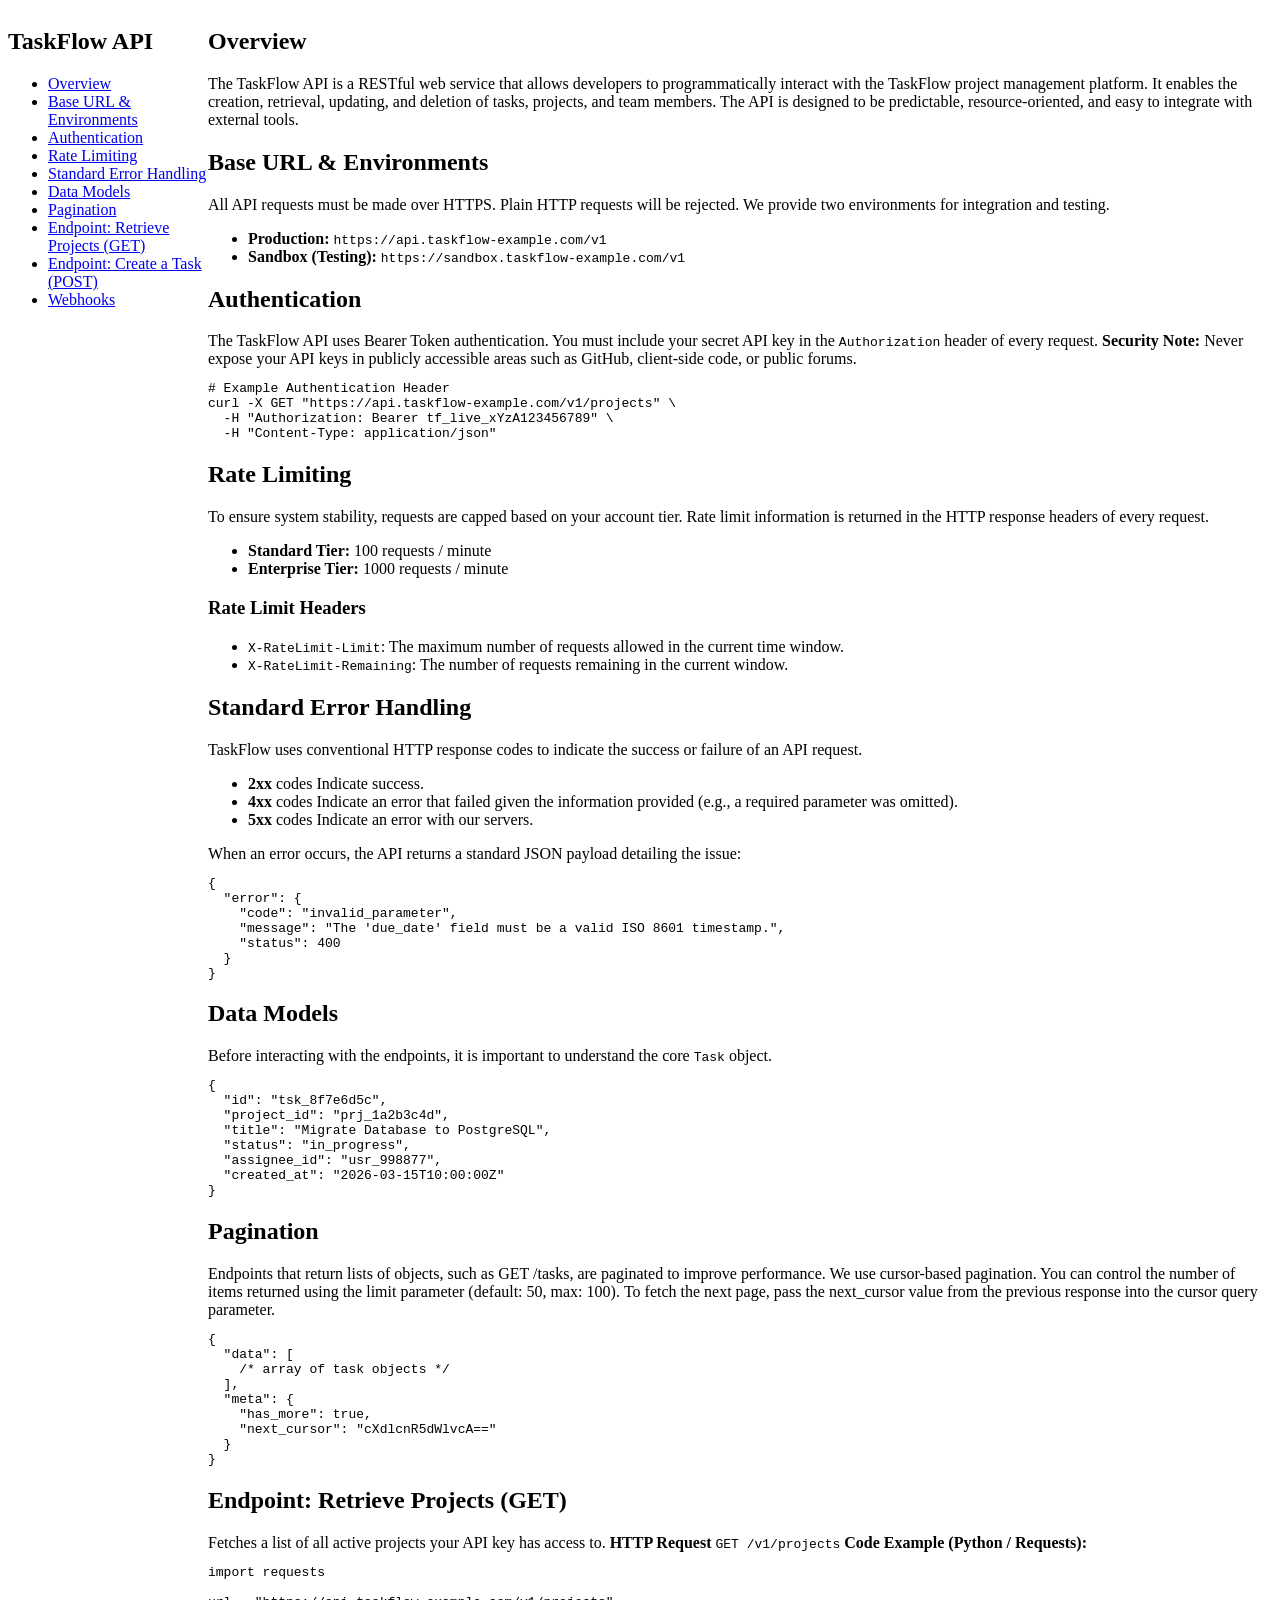
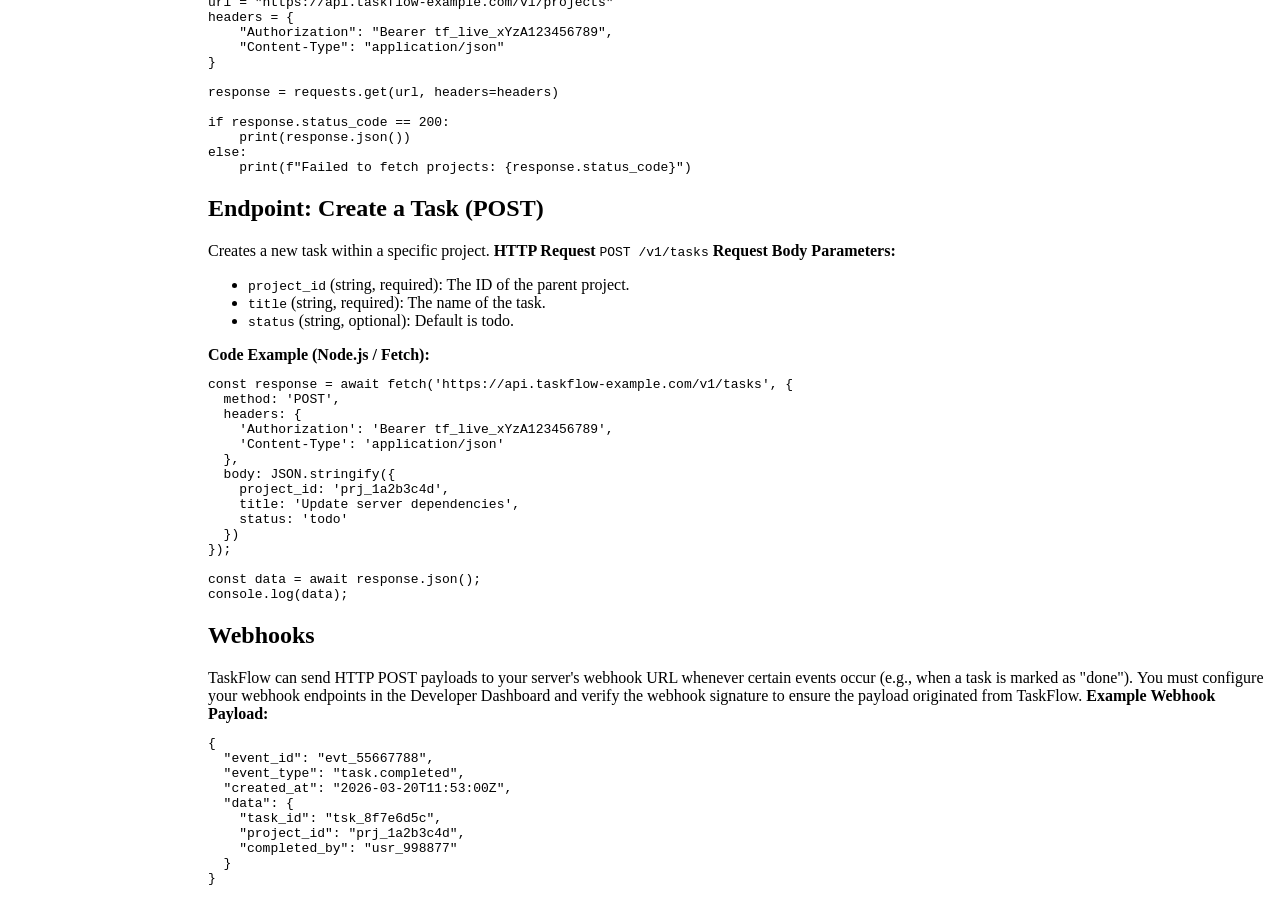
<file: freecodecamp/doc/index.html>
<!DOCTYPE html>
<html lang="en">
    <head>
        <meta charset="utf-8">
        <meta name="viewport" content="width=device-width, initial-scale=1.0">
        <title>TaskFlow API Documentation</title>
        <link rel="stylesheet" href="style.css">
    </head>

    <body>
        <nav id="navbar">
            <header>
                <h1>TaskFlow API</h1>
            </header>
            <ul id="nav-list">
                <li><a href="#Overview" class="nav-link">Overview</a></li>
                <li><a href="#Base_URL_&_Environments" class="nav-link">Base URL & Environments</a></li>
                <li><a href="#Authentication" class="nav-link">Authentication</a></li>
                <li><a href="#Rate_Limiting" class="nav-link">Rate Limiting</a></li>
                <li><a href="#Standard_Error_Handling" class="nav-link">Standard Error Handling</a></li>
                <li><a href="#Data_Models" class="nav-link">Data Models</a></li>
                <li><a href="#Pagination" class="nav-link">Pagination</a></li>
                <li><a href="#Endpoint:_Retrieve_Projects_(GET)" class="nav-link">Endpoint: Retrieve Projects (GET)</a></li>
                <li><a href="#Endpoint:_Create_a_Task_(POST)" class="nav-link">Endpoint: Create a Task (POST)</a></li>
                <li><a href="#Webhooks" class="nav-link">Webhooks</a></li>

            </ul>
        </nav>

        <main id="main-doc">
            <section class="main-section" id="Overview">
                <header>
                    <h2>Overview</h2>
                </header>

                <p>The TaskFlow API is a RESTful web service that allows developers to programmatically interact with the TaskFlow project management platform. It enables the creation, retrieval, updating, and deletion of tasks, projects, and team members. The API is designed to be predictable, resource-oriented, and easy to integrate with external tools.</p>
            </section>

            <section class="main-section" id="Base_URL_&_Environments">
                <header>
                    <h2>Base URL & Environments</h2>
                </header>

                <p>All API requests must be made over HTTPS. Plain HTTP requests will be rejected. We provide two environments for integration and testing.</p>
                <ul>
                    <li><strong>Production:</strong> <code>https://api.taskflow-example.com/v1</code></li>
                    <li><strong>Sandbox (Testing):</strong> <code>https://sandbox.taskflow-example.com/v1</code></li>
                </ul>
            </section>

            <section class="main-section" id="Authentication">
                <header>
                    <h2>Authentication</h2>
                </header>

                <p>The TaskFlow API uses Bearer Token authentication. You must include your secret API key in the <code>Authorization</code> header of every request.</p>

                <p><strong>Security Note:</strong> Never expose your API keys in publicly accessible areas such as GitHub, client-side code, or public forums.</p>
                <pre><code># Example Authentication Header
curl -X GET "https://api.taskflow-example.com/v1/projects" \
  -H "Authorization: Bearer tf_live_xYzA123456789" \
  -H "Content-Type: application/json"</code></pre>
            </section>

            <section class="main-section" id="Rate_Limiting">
                <header>
                    <h2>Rate Limiting</h2>
                </header>

                <p>To ensure system stability, requests are capped based on your account tier. Rate limit information is returned in the HTTP response headers of every request.</p>
                <ul>
                    <li><strong>Standard Tier:</strong> 100 requests / minute</li>
                    <li><strong>Enterprise Tier:</strong> 1000 requests / minute</li>
                </ul>
                <h3>Rate Limit Headers</h3>
                <ul>
                    <li><code>X-RateLimit-Limit</code>: The maximum number of requests allowed in the current time window.</li>
                    <li><code>X-RateLimit-Remaining</code>: The number of requests remaining in the current window.</li>
                </ul>
            </section>

            <section class="main-section" id="Standard_Error_Handling">
                <header>
                    <h2>Standard Error Handling</h2>
                </header>

                <p>TaskFlow uses conventional HTTP response codes to indicate the success or failure of an API request.</p>
                <ul>
                    <li><strong>2xx</strong> codes Indicate success.</li>
                    <li><strong>4xx</strong> codes Indicate an error that failed given the information provided (e.g., a required parameter was omitted).</li>
                    <li><strong>5xx</strong> codes Indicate an error with our servers.</li>
                </ul>
                <p>When an error occurs, the API returns a standard JSON payload detailing the issue:</p>
                <pre><code>{
  "error": {
    "code": "invalid_parameter",
    "message": "The 'due_date' field must be a valid ISO 8601 timestamp.",
    "status": 400
  }
}</pre></code>
            </section>

            <section class="main-section" id="Data_Models">
                <header>
                    <h2>Data Models</h2>
                </header>

                <p>Before interacting with the endpoints, it is important to understand the core <code>Task</code> object.</p>
                <pre><code>{
  "id": "tsk_8f7e6d5c",
  "project_id": "prj_1a2b3c4d",
  "title": "Migrate Database to PostgreSQL",
  "status": "in_progress",
  "assignee_id": "usr_998877",
  "created_at": "2026-03-15T10:00:00Z"
}</code></pre>
            </section>

            <section class="main-section" id="Pagination">
                <header>
                    <h2>Pagination</h2>
                </header>

                <p>Endpoints that return lists of objects, such as GET /tasks, are paginated to improve performance. We use cursor-based pagination. You can control the number of items returned using the limit parameter (default: 50, max: 100).

                <p>To fetch the next page, pass the next_cursor value from the previous response into the cursor query parameter.</p>
                <pre><code>{
  "data": [
    /* array of task objects */
  ],
  "meta": {
    "has_more": true,
    "next_cursor": "cXdlcnR5dWlvcA=="
  }
}</code></pre>
            </section>

            <section class="main-section" id="Endpoint:_Retrieve_Projects_(GET)">
                <header>
                    <h2>Endpoint: Retrieve Projects (GET)</h2>
                </header>

                <p>Fetches a list of all active projects your API key has access to.</p>
                <p><strong>HTTP Request</strong></p>
                <code>GET /v1/projects</code>

                <p><strong>Code Example (Python / Requests):</strong></p>
                <pre><code>import requests

url = "https://api.taskflow-example.com/v1/projects"
headers = {
    "Authorization": "Bearer tf_live_xYzA123456789",
    "Content-Type": "application/json"
}

response = requests.get(url, headers=headers)

if response.status_code == 200:
    print(response.json())
else:
    print(f"Failed to fetch projects: {response.status_code}")</code></pre>
            </section>

            <section class="main-section" id="Endpoint:_Create_a_Task_(POST)">
                <header>
                    <h2>Endpoint: Create a Task (POST)</h2>
                </header>

                <p>Creates a new task within a specific project.</p>
                <p><strong>HTTP Request</strong></p>
                <code>POST /v1/tasks</code>

                <p><strong>Request Body Parameters:</strong></p>
                <ul>
                    <li><code>project_id</code> (string, required): The ID of the parent project.</li>
                    <li><code>title</code> (string, required): The name of the task.</li>
                    <li><code>status</code> (string, optional): Default is todo.</li>
                </ul>
                <p><strong>Code Example (Node.js / Fetch):</strong></p>
                <pre><code>const response = await fetch('https://api.taskflow-example.com/v1/tasks', {
  method: 'POST',
  headers: {
    'Authorization': 'Bearer tf_live_xYzA123456789',
    'Content-Type': 'application/json'
  },
  body: JSON.stringify({
    project_id: 'prj_1a2b3c4d',
    title: 'Update server dependencies',
    status: 'todo'
  })
});

const data = await response.json();
console.log(data);</code></pre>
            </section>

            <section class="main-section" id="Webhooks">
                <header>
                    <h2>Webhooks</h2>
                </header>

                <p>TaskFlow can send HTTP POST payloads to your server's webhook URL whenever certain events occur (e.g., when a task is marked as "done").</p>

                <p>You must configure your webhook endpoints in the Developer Dashboard and verify the webhook signature to ensure the payload originated from TaskFlow.</p>
                <p><strong>Example Webhook Payload:</strong></p>
                <pre><code>{
  "event_id": "evt_55667788",
  "event_type": "task.completed",
  "created_at": "2026-03-20T11:53:00Z",
  "data": {
    "task_id": "tsk_8f7e6d5c",
    "project_id": "prj_1a2b3c4d",
    "completed_by": "usr_998877"
  }
}</code></pre>
            </section>
        </main>
    </body>
</html>
</file>
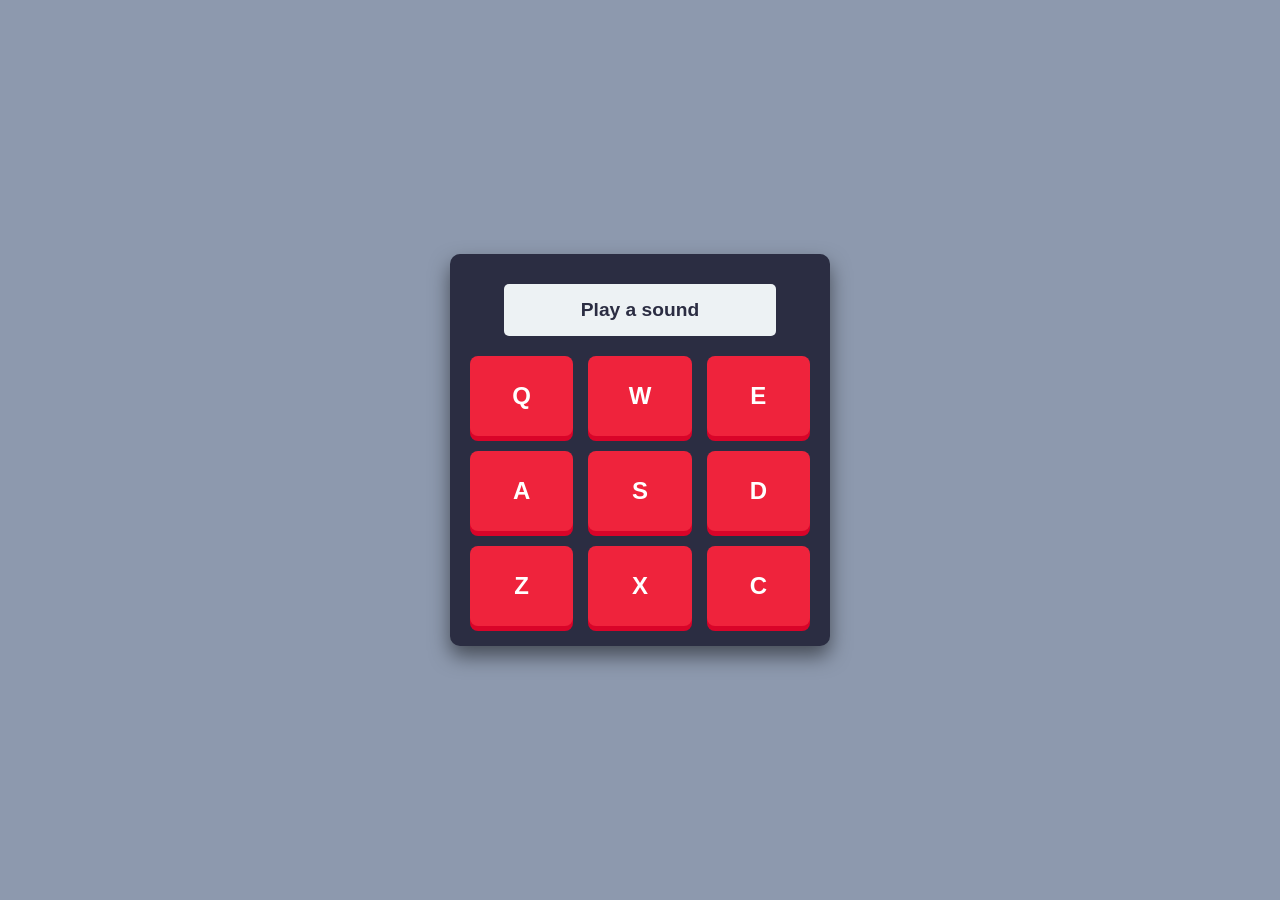
<file: freecodecamp/drummachine/index.html>
<!DOCTYPE html>
<html lang="vi">
<head>
    <meta charset="UTF-8">
    <meta name="viewport" content="width=device-width, initial-scale=1.0">
    <title>Drum Machine</title>
    <link rel="stylesheet" href="styles.css">
</head>
<body>

    <div id="drum-machine">
        
        <p id="display">Play a sound</p>

        <div id="pad-bank">
            <button class="drum-pad" id="Heater-1">
                Q
                <audio class="clip" id="Q" src="https://cdn.freecodecamp.org/testable-projects-fcc/audio/Heater-1.mp3"></audio>
            </button>
            <button class="drum-pad" id="Heater-2">
                W
                <audio class="clip" id="W" src="https://cdn.freecodecamp.org/testable-projects-fcc/audio/Heater-2.mp3"></audio>
            </button>
            <button class="drum-pad" id="Heater-3">
                E
                <audio class="clip" id="E" src="https://cdn.freecodecamp.org/testable-projects-fcc/audio/Heater-3.mp3"></audio>
            </button>

            <button class="drum-pad" id="Heater-4">
                A
                <audio class="clip" id="A" src="https://cdn.freecodecamp.org/testable-projects-fcc/audio/Heater-4_1.mp3"></audio>
            </button>
            <button class="drum-pad" id="Clap">
                S
                <audio class="clip" id="S" src="https://cdn.freecodecamp.org/testable-projects-fcc/audio/Heater-6.mp3"></audio>
            </button>
            <button class="drum-pad" id="Open-HH">
                D
                <audio class="clip" id="D" src="https://cdn.freecodecamp.org/testable-projects-fcc/audio/Dsc_Oh.mp3"></audio>
            </button>

            <button class="drum-pad" id="Kick-n-Hat">
                Z
                <audio class="clip" id="Z" src="https://cdn.freecodecamp.org/testable-projects-fcc/audio/Kick_n_Hat.mp3"></audio>
            </button>
            <button class="drum-pad" id="Kick">
                X
                <audio class="clip" id="X" src="https://cdn.freecodecamp.org/testable-projects-fcc/audio/RP4_KICK_1.mp3"></audio>
            </button>
            <button class="drum-pad" id="Closed-HH">
                C
                <audio class="clip" id="C" src="https://cdn.freecodecamp.org/testable-projects-fcc/audio/Cev_H2.mp3"></audio>
            </button>
        </div>

    </div>

    <script src="script.js"></script>
</body>
</html>
</file>
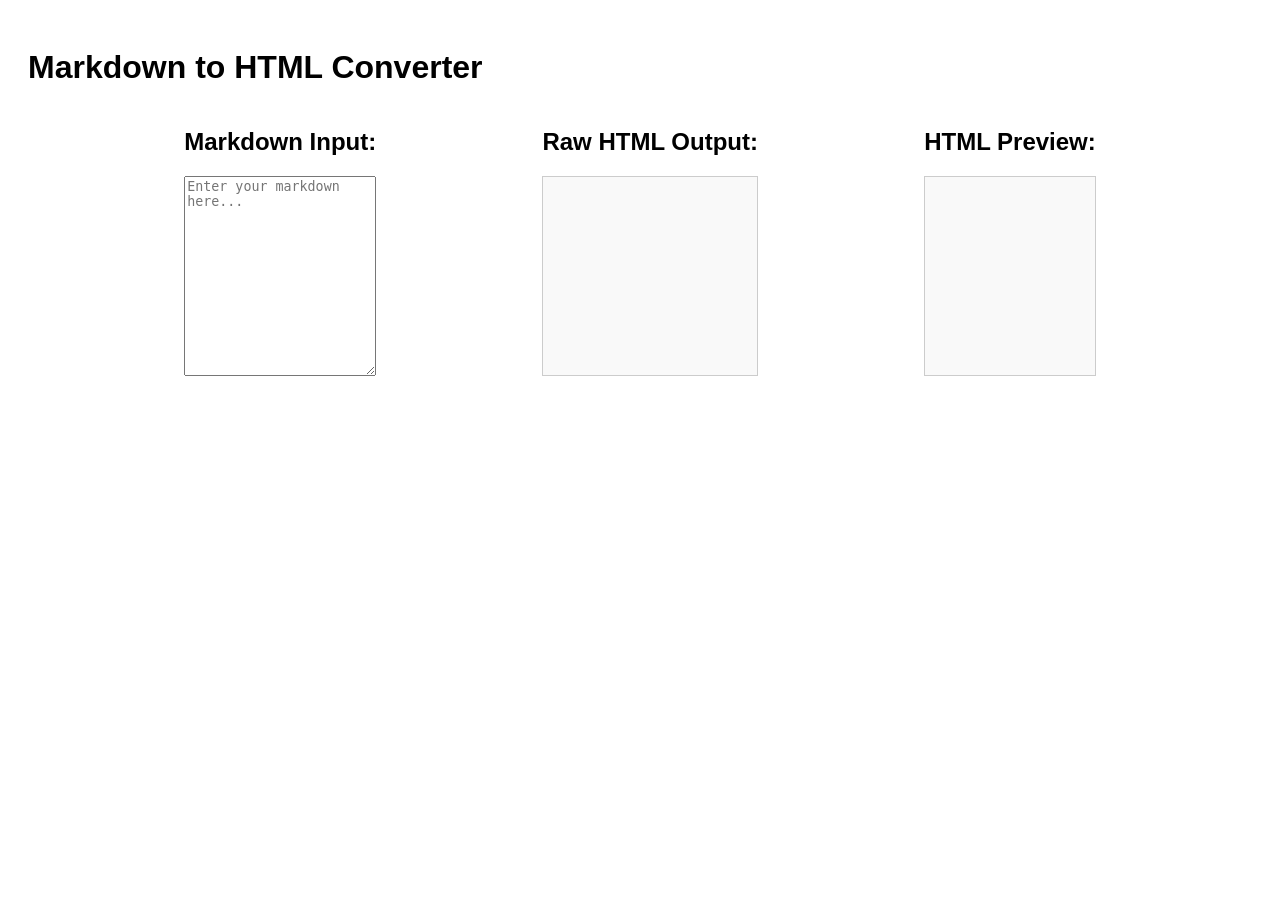
<file: freecodecamp/mdtohtml/index.html>
<!DOCTYPE html>
<html lang="en">

<head>
    <meta charset="UTF-8">
    <meta name="viewport" content="width=device-width, initial-scale=1.0">
    <title>Markdown to HTML Converter</title>
    <link rel="stylesheet" href="styles.css">
</head>

<body>
    <h1>Markdown to HTML Converter</h1>
    <div id="container">
        <div class="container">
            <h2>Markdown Input:</h2>
            <textarea id="markdown-input" placeholder="Enter your markdown here..."></textarea>
        </div>
        <div class="container">
            <h2>Raw HTML Output:</h2>
            <div id="html-output"></div>
        </div>
        <div class="container">
            <h2>HTML Preview:</h2>
            <div id="preview"></div>
        </div>
    </div>

    <script src="script.js"></script> 
</body>

</html>
</file>
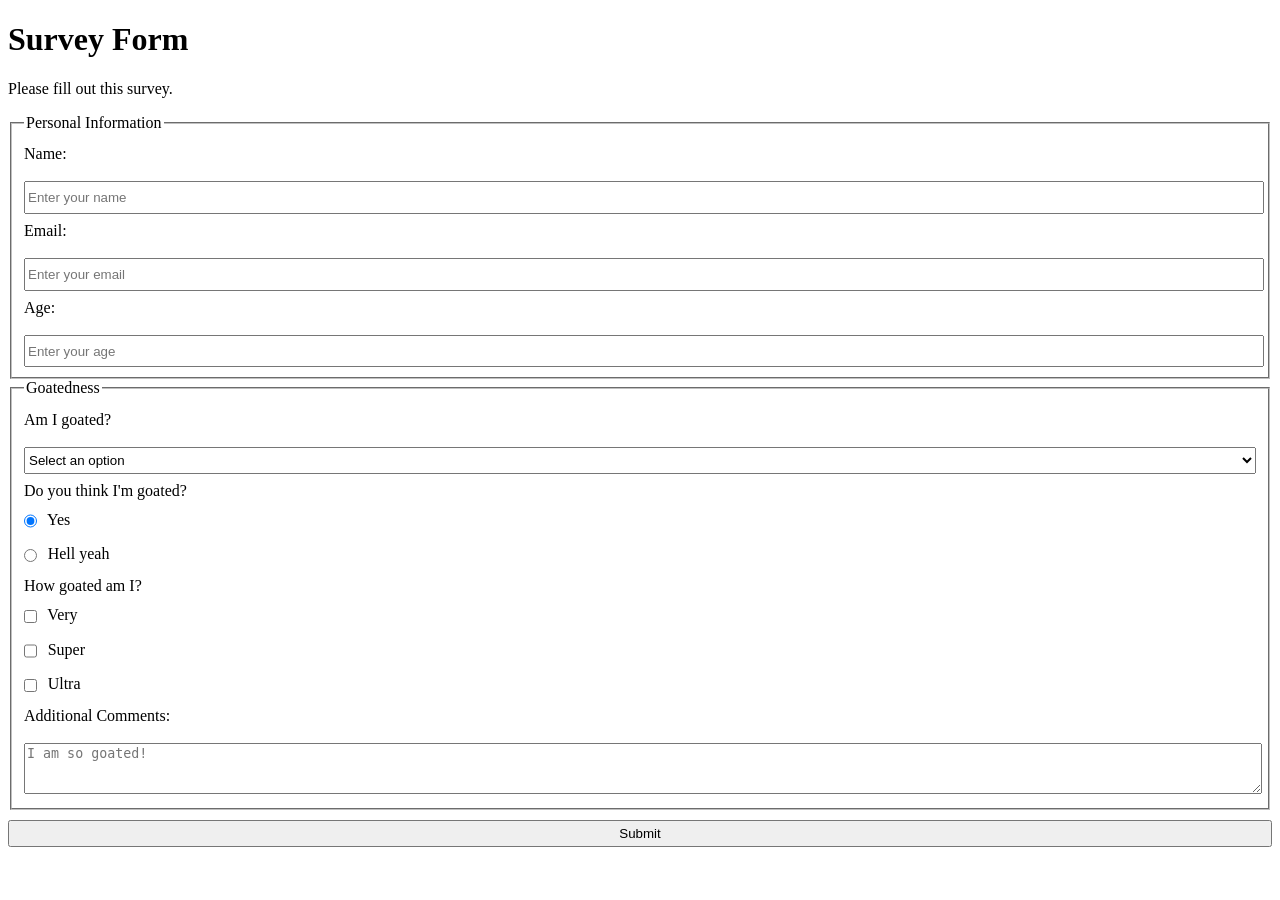
<file: freecodecamp/survey/index.html>
<!DOCTYPE html>
<html lang="en">
    <head>
        <meta charset="UTF-8">
        <meta name="viewport" content="width=device-width, initial-scale=1.0">
        <title>Survey Form</title>
        <link rel="stylesheet" href="styles.css">
    </head>

    <body>
        <header>
            <h1 id="title">Survey Form</h1>
            <p id="description">Please fill out this survey.</p>
        </header>

        <body>
            <main>
                <form id="survey-form" method="post" action="#">
                    <fieldset>
                        <legend>Personal Information</legend>
                        <label for="name" id="name-label">Name:</label>
                        <input type="text" id="name" name="name" placeholder="Enter your name" required></label>
                        <label for="email" id="email-label">Email:</label>
                        <input type="email" id="email" name="email" placeholder="Enter your email" required>
                        <label for="age" id="number-label">Age:</label>
                        <input type="number" id="number" name="age" placeholder="Enter your age" min="1" max="120">
                    </fieldset>
                    
                    <fieldset>
                        <legend>Goatedness</legend>
                        <label for="dropdown" id="dropdown-label">Am I goated?</label>
                        <select id="dropdown" name="dropdown" required>
                            <option value="" disabled selected>Select an option</option>
                            <option value="1">Yes</option>
                            <option value="2">Hell yeah!</option>
                            <option value="3">Absolutely!</option>
                        </select>

                        <label for="radio-group">Do you think I'm goated?</label>
                        

                        <label for="yes">
                            <input type="radio" id="yes" name="radio-group" value="yes" class="inline" checked /> Yes
                        </label>
                        <label for="yess">
                            <input type="radio" id="yess" name="radio-group" value="yess" class="inline" /> Hell yeah
                        </label>

                        <label for="goated"> How goated am I?</label>
                            <label for="very">
                                <input type="checkbox" id="very" name="goated" value="very" class="inline" /> Very
                            </label>

                            <label for="super">
                                <input type="checkbox" id="super" name="goated" value="super" class="inline" /> Super
                            </label>

                            <label for="ultra">
                                <input type="checkbox" id="ultra" name="goated" value="ultra" class="inline" /> Ultra
                            </label>
                        </label>

                        <label for="comments">Additional Comments:</label>
                            <textarea id="comments" name="comments" rows="3" cols="30" placeholder="I am so goated!"></textarea>
                        </label>
                    </fieldset>

                    <input type="submit" id="submit" value="Submit" />
                </form>
            </main>
        </body>
    </body>
</file>
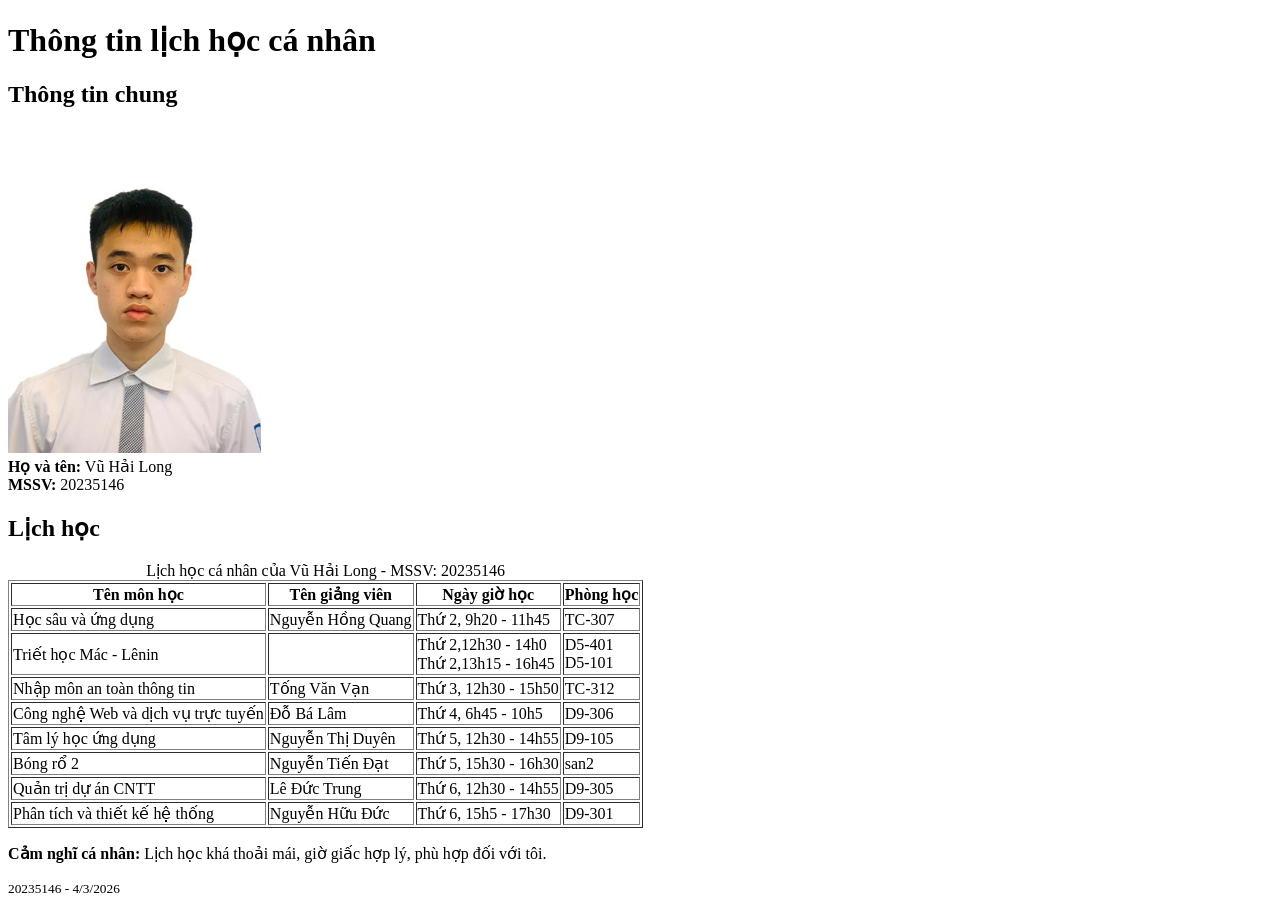
<file: Tuan2/bai1.html>
<!DOCTYPE html>
<html lang = "vi">
    <head>
        <meta charset = "UTF-8">
        <title>
            Thông tin lịch học
        </title>
    </head>    

    <body>
        <header>
            <h1>Thông tin lịch học cá nhân</h1>
        </header>

        <!--Nội dung chính-->
        <main>
            <!--Phần giới thiệu thông tin cá nhân-->
            <article>
                <h2>Thông tin chung</h2>
                <!--Thêm ảnh chân dung vào trang sử dụng đường dẫn file, scale 20%-->
                <img src = "assets/portrait.png" alt = "Ảnh chân dung của tôi" width = "20%">
                <br>
                <!--Sử dụng strong để in đậm-->
                <strong>Họ và tên:</strong> Vũ Hải Long
                <br>
                <strong>MSSV:</strong> 20235146
            </article>

            <!--Phần giới thiệu lịch học-->
            <article>
                <h2>Lịch học</h2>
                <!--Tạo bảng chứa 4 cột theo đề bài, hàng đầu là tiêu đề cột-->
                <table border = "1">
                    <!--Sử dụng caption theo đề bài-->
                    <caption>Lịch học cá nhân của Vũ Hải Long - MSSV: 20235146</caption>

                    <!--Thiết lập thông tin các cột-->
                    <tr>
                        <th>Tên môn học</th>
                        <th>Tên giảng viên</th>
                        <th>Ngày giờ học</th>
                        <th>Phòng học</th>
                    </tr>
                    <tr>
                        <td>Học sâu và ứng dụng</td>
                        <td>Nguyễn Hồng Quang</td>
                        <td>Thứ 2, 9h20 - 11h45</td>
                        <td>TC-307</td>
                    </tr>
                    <tr>
                        <td>Triết học Mác - Lênin</td>
                        <td></td>
                        <td>
                            Thứ 2,12h30 - 14h0
                            <br>
                            Thứ 2,13h15 - 16h45
                        </td>
                        <td>
                            D5-401
                            <br>
                            D5-101
                        </td>
                    </tr>
                    <tr>
                        <td>Nhập môn an toàn thông tin</td>
                        <td>Tống Văn Vạn</td>
                        <td>Thứ 3, 12h30 - 15h50</td>
                        <td>TC-312</td>
                    </tr>
                    <tr>
                        <td>Công nghệ Web và dịch vụ trực tuyến</td>
                        <td>Đỗ Bá Lâm</td>
                        <td>Thứ 4, 6h45 - 10h5</td>
                        <td>D9-306</td>
                    </tr>
                    <tr>
                        <td>Tâm lý học ứng dụng</td>
                        <td>Nguyễn Thị Duyên</td>
                        <td>Thứ 5, 12h30 - 14h55</td>
                        <td>D9-105</td>
                    </tr>
                    <tr>
                        <td>Bóng rổ 2</td>
                        <td>Nguyễn Tiến Đạt</td>
                        <td>Thứ 5, 15h30 - 16h30</td>
                        <td>san2</td>
                    </tr>
                    <tr>
                        <td>Quản trị dự án CNTT</td>
                        <td>Lê Đức Trung</td>
                        <td>Thứ 6, 12h30 - 14h55</td>
                        <td>D9-305</td>
                    </tr>
                    <tr>
                        <td>Phân tích và thiết kế hệ thống</td>
                        <td>Nguyễn Hữu Đức</td>
                        <td>Thứ 6, 15h5 - 17h30</td>
                        <td>D9-301</td>
                    </tr>
                </table>

                <!--Sử dụng strong để in đậm và dùng <p> theo đề bài-->
                <p>
                    <strong>Cảm nghĩ cá nhân: </strong>Lịch học khá thoải mái, giờ giấc hợp lý, phù hợp đối với tôi.
                </p>
            </article>
        </main>

        <footer>
            <small>20235146 - 4/3/2026</small>
        </footer>
    </body>
</html>
</file>
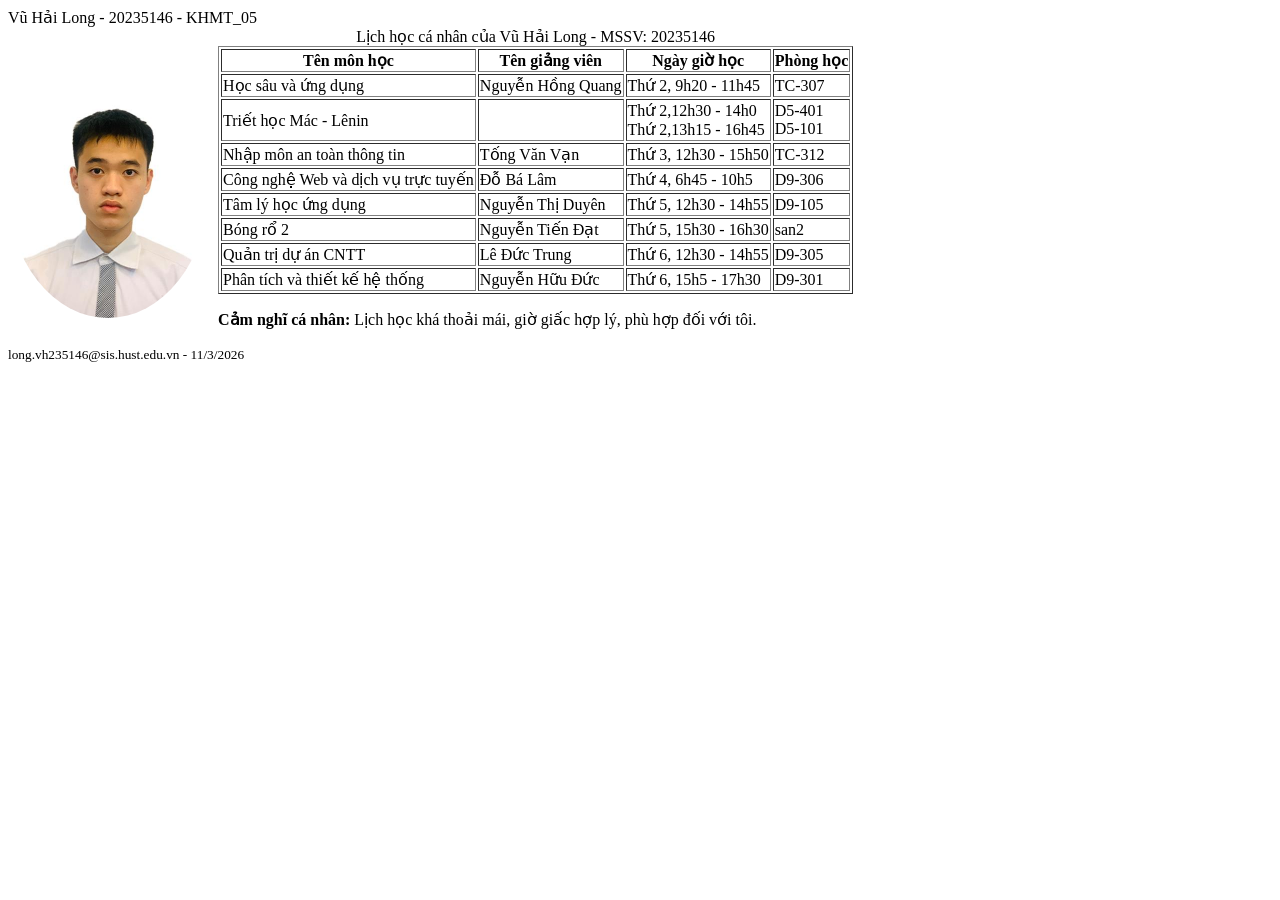
<file: Tuan3/bai1.html>
<!DOCTYPE html>
<html lang = "vi">
    <head>
        <meta charset = "UTF-8">
        <meta name="viewport" content="width=device-width, initial-scale=1.0">
        <title>
            Thông tin lịch học
        </title>

        <style>
            main {
                display: flex;
                flex-direction: row;
                align-items: center;
            }

            #chandung {
                margin-top: 10px;
                margin-right: 10px;
            }

            img {
                border-radius: 50%;
            }

            @media (max-width: 600px){
                main {
                    display: flex;
                    flex-direction: column
                }
            }

        </style>
    </head>    

    <body>
        <header>
            Vũ Hải Long - 20235146 - KHMT_05
        </header>

        <!--Nội dung chính-->
        <main>
            <article id = "chandung">
                <img src = "assets/portrait.png" alt = "Ảnh chân dung của tôi", width="200">
            </article>

            <!--Phần giới thiệu lịch học-->
            <article>
                <!--Tạo bảng chứa 4 cột theo đề bài, hàng đầu là tiêu đề cột-->
                <table border = "1">
                    <!--Sử dụng caption theo đề bài-->
                    <caption>Lịch học cá nhân của Vũ Hải Long - MSSV: 20235146</caption>

                    <!--Thiết lập thông tin các cột-->
                    <tr>
                        <th>Tên môn học</th>
                        <th>Tên giảng viên</th>
                        <th>Ngày giờ học</th>
                        <th>Phòng học</th>
                    </tr>
                    <tr>
                        <td>Học sâu và ứng dụng</td>
                        <td>Nguyễn Hồng Quang</td>
                        <td>Thứ 2, 9h20 - 11h45</td>
                        <td>TC-307</td>
                    </tr>
                    <tr>
                        <td>Triết học Mác - Lênin</td>
                        <td></td>
                        <td>
                            Thứ 2,12h30 - 14h0
                            <br>
                            Thứ 2,13h15 - 16h45
                        </td>
                        <td>
                            D5-401
                            <br>
                            D5-101
                        </td>
                    </tr>
                    <tr>
                        <td>Nhập môn an toàn thông tin</td>
                        <td>Tống Văn Vạn</td>
                        <td>Thứ 3, 12h30 - 15h50</td>
                        <td>TC-312</td>
                    </tr>
                    <tr>
                        <td>Công nghệ Web và dịch vụ trực tuyến</td>
                        <td>Đỗ Bá Lâm</td>
                        <td>Thứ 4, 6h45 - 10h5</td>
                        <td>D9-306</td>
                    </tr>
                    <tr>
                        <td>Tâm lý học ứng dụng</td>
                        <td>Nguyễn Thị Duyên</td>
                        <td>Thứ 5, 12h30 - 14h55</td>
                        <td>D9-105</td>
                    </tr>
                    <tr>
                        <td>Bóng rổ 2</td>
                        <td>Nguyễn Tiến Đạt</td>
                        <td>Thứ 5, 15h30 - 16h30</td>
                        <td>san2</td>
                    </tr>
                    <tr>
                        <td>Quản trị dự án CNTT</td>
                        <td>Lê Đức Trung</td>
                        <td>Thứ 6, 12h30 - 14h55</td>
                        <td>D9-305</td>
                    </tr>
                    <tr>
                        <td>Phân tích và thiết kế hệ thống</td>
                        <td>Nguyễn Hữu Đức</td>
                        <td>Thứ 6, 15h5 - 17h30</td>
                        <td>D9-301</td>
                    </tr>
                </table>

                <!--Sử dụng strong để in đậm và dùng <p> theo đề bài-->
                <p>
                    <strong>Cảm nghĩ cá nhân: </strong>Lịch học khá thoải mái, giờ giấc hợp lý, phù hợp đối với tôi.
                </p>
            </article>
        </main>

        <footer>
            <small>long.vh235146@sis.hust.edu.vn - 11/3/2026</small>
        </footer>
    </body>
</html>
</file>
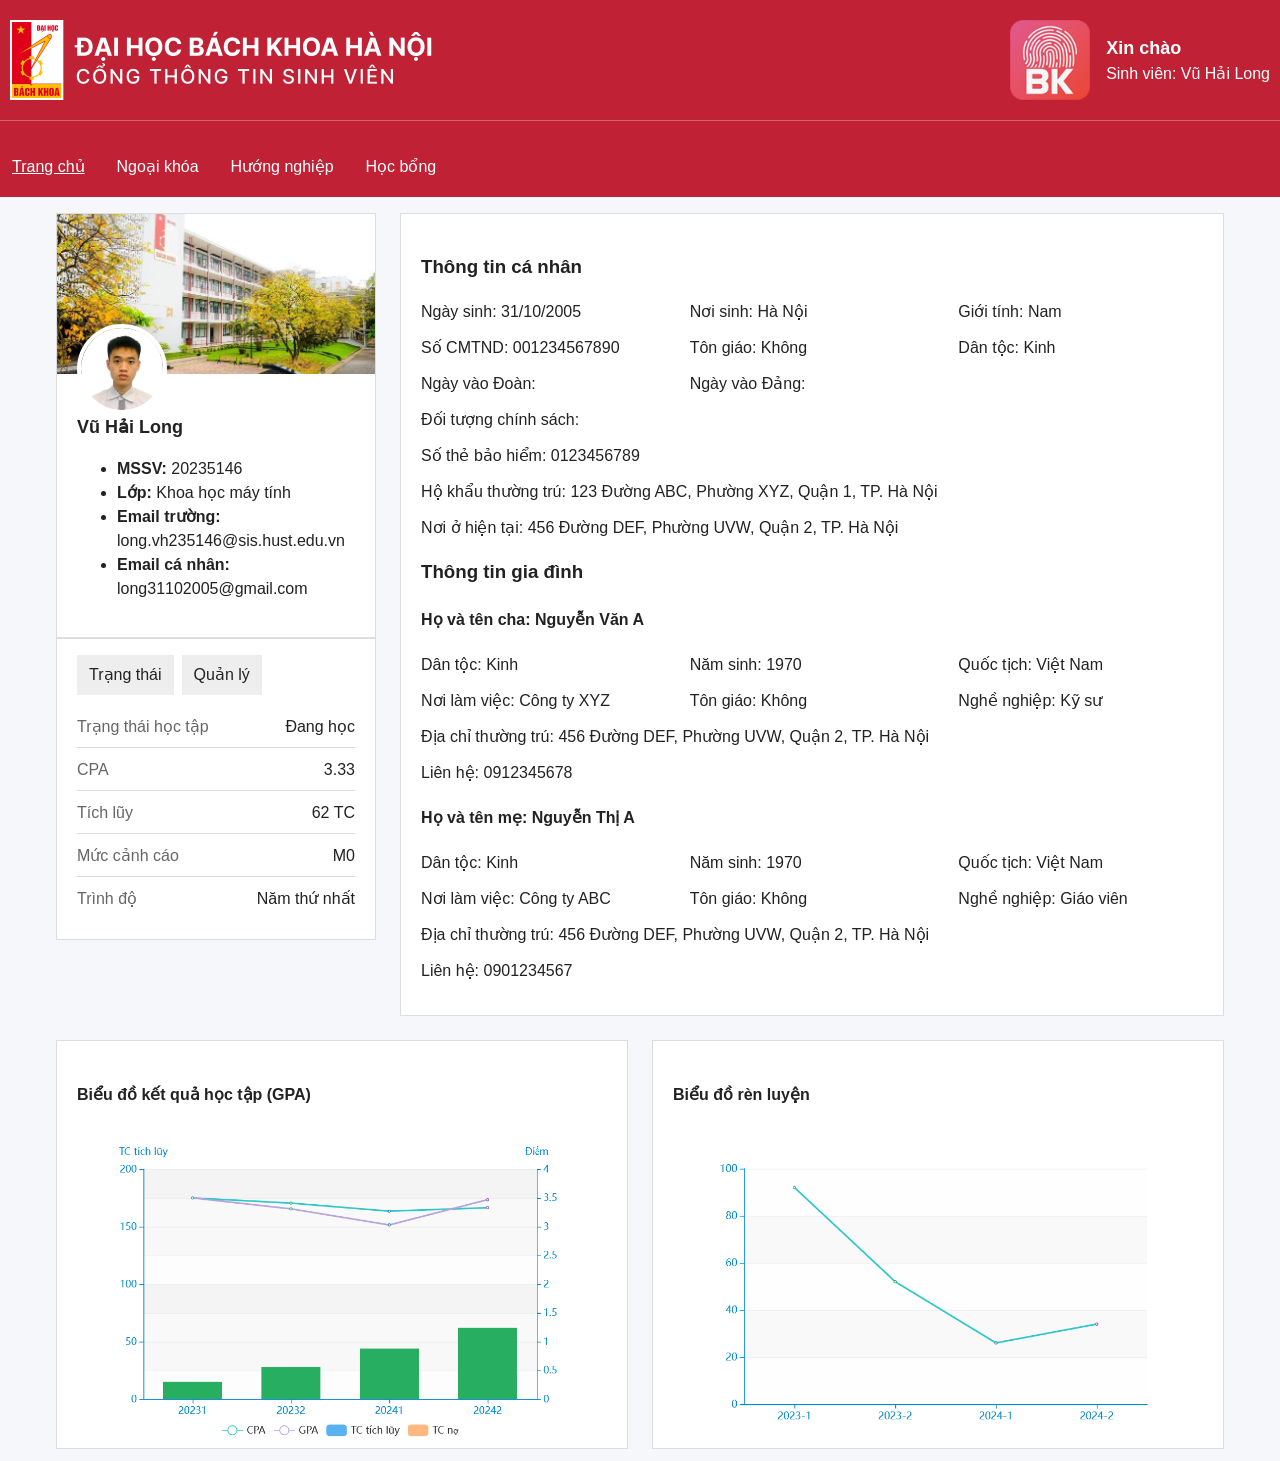
<file: Tuan4/cv.html>
<!DOCTYPE html>
<html lang="vi">
    <head>
        <title>
            Cổng thông tin Sinh viên HUST
        </title>
        <meta charset="utf-8">
        <meta name="viewport" content="width=device-width, initial-scale=1">
        <link rel="stylesheet" href="styles.css">
    </head>

    <body>
        <header class="header">
            <div class="top-bar">
                <div class="brand">
                    <img src="assets/truong.png" alt="Truong Dai Hoc Bach Khoa Ha Noi" class="logo">
                </div>
                <div class="user-welcome">
                    <img src="assets/ctsv.png" alt="Biểu tượng sinh viên">
                    <div>
                        <div class="title"> Xin chào</div>
                        <div>Sinh viên: Vũ Hải Long</div>  
                    </div>
                </div>
                
            </div>

            <nav>
                <ul>
                    <li><a class="active" href="#"">Trang chủ</a></li>
                    <li><a href="#">Ngoại khóa</a></li>
                    <li><a href="#">Hướng nghiệp</a></li>
                    <li><a href="#">Học bổng</a></li>
                </ul>
            </nav>
        </header>
        <main>
            <div class="container">
                <div class="dashboard">
                    <aside class="sidebar">
                        <section class="box">
                            <div class="profile-cover">
                                <img src="assets/hinh-6.png" alt="Ảnh nền HUST">
                                <div class="profile-avatar">
                                    <img src="assets/portrait.jpg" alt="Ảnh đại diện sinh viên">
                                </div>
                            </div>

                            <div class="box-body profile-info">
                                <div class="profile-name">Vũ Hải Long</div>
                                <ul class="info-list">
                                    <li><strong>MSSV:</strong> 20235146</li>
                                    <li><strong>Lớp:</strong> Khoa học máy tính</li>
                                    <li><strong>Email trường:</strong> long.vh235146@sis.hust.edu.vn</li>
                                    <li><strong>Email cá nhân:</strong> long31102005@gmail.com</li>
                                </ul>
                            </div>
                        </section>

                        <section class="box">
                            <div class="tabs">
                                <button class="tab" type="button"> Trạng thái</button>
                                <button class="tab" type="button"> Quản lý</button>
                            </div>

                            <div class="box-body">
                                <div class="status-list">
                                    <div class="status-item">
                                        <span>Trạng thái học tập</span><span>Đang học</span>
                                    </div>
                                    <div class="status-item">
                                        <span>CPA</span><span>3.33</span>
                                    </div>
                                    <div class="status-item">
                                        <span>Tích lũy</span><span>62 TC</span>
                                    </div>
                                    <div class="status-item">
                                        <span>Mức cảnh cáo</span><span>M0</span>
                                    </div>
                                    <div class="status-item">
                                        <span>Trình độ</span><span>Năm thứ nhất</span>
                                    </div>
                                </div>
                            </div>
                        </section>
                    </aside>
                    <section class="content">
                        <section class="box">
                            <div class="box-body">
                                <section class="section">
                                    <h3>Thông tin cá nhân</h3>
                                    <div class="data-grid">
                                        <div>Ngày sinh: 31/10/2005</div>
                                        <div>Nơi sinh: Hà Nội</div>
                                        <div>Giới tính: Nam</div>
                                        <div>Số CMTND: 001234567890</div>
                                        <div>Tôn giáo: Không</div>
                                        <div>Dân tộc: Kinh</div>
                                        <div>Ngày vào Đoàn:</div>
                                        <div>Ngày vào Đảng:</div>
                                    </div>
                                    <div class="long-data">
                                        <div>Đối tượng chính sách: </div>
                                        <div>Số thẻ bảo hiểm: 0123456789</div>
                                        <div>Hộ khẩu thường trú: 123 Đường ABC, Phường XYZ, Quận 1, TP. Hà Nội</div>
                                        <div>Nơi ở hiện tại: 456 Đường DEF, Phường UVW, Quận 2, TP. Hà Nội</div>
                                    </div>
                                </section>

                                <section class="section">
                                    <h3>Thông tin gia đình</h3>
                                    <h4>Họ và tên cha: Nguyễn Văn A</h4>
                                    <div class="data-grid">
                                        <div>Dân tộc: Kinh</div>
                                        <div>Năm sinh: 1970</div>
                                        <div>Quốc tịch: Việt Nam</div>
                                        <div>Nơi làm việc: Công ty XYZ</div>
                                        <div>Tôn giáo: Không</div>
                                        <div>Nghề nghiệp: Kỹ sư</div>
                                    </div>
                                    <div class="long-data">
                                        <div>Địa chỉ thường trú: 456 Đường DEF, Phường UVW, Quận 2, TP. Hà Nội</div>
                                        <div>Liên hệ: 0912345678</div>
                                    </div>
                                </section>

                                <section class="section">
                                    <h4>Họ và tên mẹ: Nguyễn Thị A</h4>
                                    <div class="data-grid">
                                        <div>Dân tộc: Kinh</div>
                                        <div>Năm sinh: 1970</div>
                                        <div>Quốc tịch: Việt Nam</div>
                                        <div>Nơi làm việc: Công ty ABC</div>
                                        <div>Tôn giáo: Không</div>
                                        <div>Nghề nghiệp: Giáo viên</div>
                                    </div>
                                    <div class="long-data">
                                        <div>Địa chỉ thường trú: 456 Đường DEF, Phường UVW, Quận 2, TP. Hà Nội</div>
                                        <div>Liên hệ: 0901234567</div>
                                    </div>
                                </section>
                            </div>

                        </section>
                    </section>
            </div>
            <section class="charts-wrapper">
                <div class="charts">
                    <section class="chart-box">
                        <h4>Biểu đồ kết quả học tập (GPA)</h4>
                        <div class="chart-placeholder"><img src="assets/hoctap.png" alt="Biểu đồ GPA" class="chart-img"></div>
                    </section>
                    <section class="chart-box">
                        <h4>Biểu đồ rèn luyện</h4>
                        <div class="chart-placeholder"><img src="assets/renluyen.png" alt="Biểu đồ rèn luyện" class="chart-img"></div>
                    </section>
                </div>
            </section>
        </main>
        <footer>
            <div class="container">
                
            </div>
        </footer>
    </body>
</html>
</file>
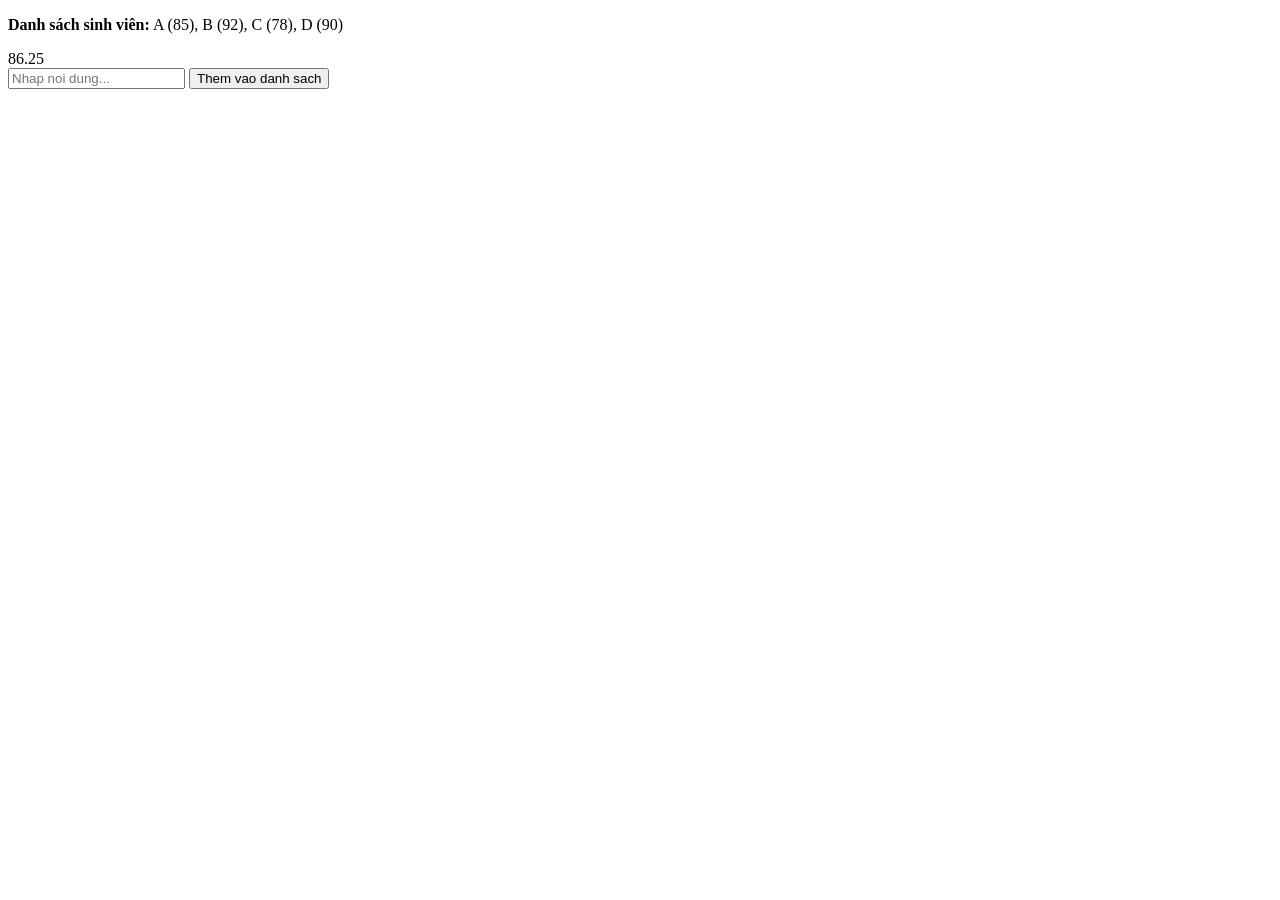
<file: Tuan5/baitap.html>
<!DOCTYPE html>
<html lang="en">
    <head>
        <meta charset="UTF-8">
        <meta name="viewport" content="width=device-width, initial-scale=1.0">
        <title>Bài 2 & 4</title>
    </head>

    <body>
        <div id="bai2">
            <p><strong>Danh sách sinh viên:</strong> A (85), B (92), C (78), D (90)</p>
            
            <div id="ex2-result"></div>
        </div>

        <div id="bai4">
            <input type="text" id="text-field" placeholder="Nhap noi dung...">
            <button type="button" id="btn">Them vao danh sach</button>
            <ul id="myList"></ul>
        </div>


        <script>
            const students = [
                {name: "A", score: 85},
                {name: "B", score: 92},
                {name: "C", score: 78},
                {name: "D", score: 90}
            ];

            const scores = students.map(students => students.score);

            const totalScores = scores.reduce((acc, n) => acc + n, 0);

            const averageScore = totalScores / students.length;
            const resultDiv = document.getElementById("ex2-result");
            resultDiv.innerHTML = averageScore;

            const textField = document.getElementById('text-field');
            const addButton = document.getElementById('btn');
            const unorderedList = document.getElementById('myList');

            addButton.addEventListener('click', function() {
                const textValue = textField.value;
                const newListItem = document.createElement('li');            
                newListItem.textContent = textValue;               
                unorderedList.appendChild(newListItem);
                textField.value = ''; 
                textField.focus();
            })
        </script>
    </body>
</html>
</file>
<file: freecodecamp/doc/style.css>
body {
    display: grid;
    grid-template-columns: 200px 1fr;
}

p {
    display: inline;
}
</file>
<file: freecodecamp/drummachine/styles.css>
* {
    box-sizing: border-box;
    margin: 0;
    padding: 0;
}

body {
    display: flex;
    justify-content: center;
    align-items: center;
    height: 100vh;
    background-color: #8d99ae; /* Màu nền nhẹ nhàng hơn */
    font-family: sans-serif;
}

#drum-machine {
    background-color: #2b2d42;
    padding: 20px;
    border-radius: 10px;
    box-shadow: 0px 10px 20px rgba(0, 0, 0, 0.5);
    text-align: center;
    width: 380px;
}

#display {
    background-color: #edf2f4;
    color: #2b2d42;
    margin: 10px auto 20px auto;
    padding: 15px;
    font-size: 1.2rem;
    font-weight: bold;
    border-radius: 5px;
    width: 80%;
    min-height: 50px;
    display: flex;
    justify-content: center;
    align-items: center;
}

#pad-bank {
    display: grid;
    grid-template-columns: repeat(3, 1fr);
    gap: 15px;
}

.drum-pad {
    display: flex;
    justify-content: center;
    align-items: center;
    height: 80px;
    background-color: #ef233c;
    color: white;
    font-size: 1.5rem;
    font-weight: bold;
    border-radius: 8px;
    cursor: pointer;
    box-shadow: 0 5px #d90429;
    transition: all 0.1s ease;
    user-select: none;
    
    /* Các thuộc tính mới thêm để reset style mặc định của button */
    border: none;
    outline: none;
    font-family: inherit; /* Kế thừa font chữ của trang */
}

/* Khối .drum-pad.active giữ nguyên như cũ */
.drum-pad.active {
    transform: translateY(5px);
    box-shadow: 0 0 #d90429;
    background-color: #ff4d6d;
}
</file>
<file: freecodecamp/mdtohtml/styles.css>
* {
    box-sizing: border-box;
}
body {
    font-family: Arial, sans-serif;
    padding: 20px;
}
#markdown-input {
     width: 100%;
     height: 100px;
}
#html-output, #preview {
    height: 100px;
    display: inline-block;
    width: 100%;
    border: 1px solid #ccc;
    padding: 10px;
    margin: auto;
    white-space: pre-wrap;
    background-color: #f9f9f9;
}
@media (min-width: 600px) {
    #markdown-input, #html-output, #preview {
        height: 200px;
        margin: 0;
    }
    #container {
        display: flex;
        justify-content: space-evenly;
        gap: 10px;
    }
}
</file>
<file: freecodecamp/survey/styles.css>
label {
  display: block;
  margin: 0.5rem 0;
}

input,
textarea,
select {
  margin: 10px 0 0 0;
  width: 100%;
  min-height: 2em;
}

.inline {
  width: unset;
  margin: 0 0.5em 0 0;
  vertical-align: middle;
}
</file>
<file: Tuan4/styles.css>
:root {
    --primary: #c02135;
    --border: #ddd;
    --bg: #f5f7fb;
    --card: #fff;
    --text: #222;
    --muted: #666;
    --container: 1400px;
}

* {
    box-sizing: border-box;
}

body {
    margin: 0;
    padding: 0;
    font-family: Arial, Helvetica, sans-serif;
    line-height: 1.5;
    background: var(--bg);
    color: var(--text);
}

img {
    max-width: 100%;
    display: block;
    height: auto;
}

.container {
    max-width: 1200px;
    margin: 0 auto;
    padding: 0 16px;
}

.top-bar {
    display: flex;
    justify-content: space-between;
    align-items: center;
    gap: 20px;
    padding: 20px 0;
    margin: 0 10px 0 10px;
}

.dashboard {
    display: grid;
    grid-template-columns: 320px 1fr;
    gap: 24px;
    align-items: start;
}

.charts {
    display: grid;
    grid-template-columns: repeat(2, 1fr);
    gap: 24px;
    margin-top: 24px;
}

.box {
    background: white;
    border: 1px solid #ddd;
}

.box-body {
    padding: 20px;
}

.header {
    background: #c02135;
    color: white;
    width: 100%;
}

.brand, .user-welcome {
    display: flex;
    align-items: center;
    gap: 16px;
}

.brand img, .user-welcome img {
    height: 80px;
}

.user-welcome img {
    width: 80px;
}

.title {
    font-size: 18px;
    font-weight: bold;
}

nav {
    border-top: 1px solid rgba(255, 255, 255, 0.3);
}

nav ul {
    display: flex;
    flex-wrap: wrap;
    gap: 8px;
    padding: 10px 0;
    list-style: none;
}

nav a {
    display: inline-block;
    color: white;
    text-decoration: none;
    padding: 8px 12px;
    border-radius: 4px;
    transition: background 0.3s;
}

nav a.active {
    text-decoration: underline;
}

.profile-cover {
    position: relative;
    height: 160px;
    /* overflow: hidden; */
    background: #ddd;
}

.profile-cover img {
    width: 100%;
    height: 100%;
    object-fit: cover;
}

.profile-avatar{
    position: absolute;
    left: 20px;
    bottom: -40px;
    width: 90px;
    height: 90px;
    overflow: hidden;
    border-radius: 50%;
    border: 4px solid white;
    background: white;
    z-index: 100;
}

.profile-avatar img {
    width: 100%;
    height: 100%;
    object-fit: cover;
}

.profile-info {
    padding-top: 55px;
}

.profile-name {
    font-size: 18px;
    font-weight: bold;
    margin-bottom: 16px;
}

.tabs {
    display: flex;
    gap: 8px;
    padding: 16px 20px 0;
    flex-wrap: wrap;
}

.tab {
    padding: 8px 12px;
    background: #eee;
    border: none;
    font: inherit;
    color: inherit;
}

.status-list {
    display: grid;
    gap: 10px;
}

.status-item {
    display: flex;
    justify-content: space-between;
    gap: 16px;
    padding-bottom: 8px;
    border-bottom: 1px solid var(--border);
}

.status-item:last-child {
    border-bottom: none;
}

.status-item span:first-child {
    color: var(--muted);
}

.box, .chart-box {
    background: var(--card);
    border: 1px solid var(--border);
}

.box-body, .chart-box {
    padding: 20px;
}

.data-grid {
    display: grid;
    grid-template-columns: repeat(3, 1fr);
    gap: 12px 24px;
}

.long-data {
    display: flex;
    flex-direction: column;
    gap: 12px;
    margin: 12px 0 12px 0;
}

.charts-wrapper {
    margin-top: 24px;
}

.charts {
    display: grid;
    gap: 24px;
    grid-template-columns: repeat(2, 1fr);
}

.chart-box {
    margin-bottom: 12px;
}

.chart-placeholder {
    height: 300px;
    display: grid;
    place-items:center;
    text-align: center;
    color: var(--muted);
    padding: 16px;
}

.chart-img {
    max-height: 300px;
}

@media (min-width: 640px){
    .profile-cover {
        margin-bottom: 20px;
    }
}

@media (max-width: 992px){
    .topbar {
        flex-direction: column;
        align-items: flex-start;
        gap: 16px;
    }

    .dashboard, .charts {
        grid-template-columns: 1fr;
    }

    .data-grid {
        grid-template-columns: repeat(2, 1fr);
    }
}

@media (max-width: 640px){
    .top-bar {
        flex-direction: column;
        align-items: flex-start;
        gap: 16px;
    }
    .brand img, .user-welcome img{
        height: 48px;
    }
    .user-welcome img {
        width: 48px;
    }

    .profile-cover {
        height: 120px;
    }

    .profile-avatar {
        width: 72px;
        height: 72px;
        bottom: -32px;
    }

    .profile-info {
        padding-top: 44px;
    }

    .data-grid {
        grid-template-columns: 1fr;
    }

    .chart-placeholder {
        height: 220px;
    }
}
</file>
